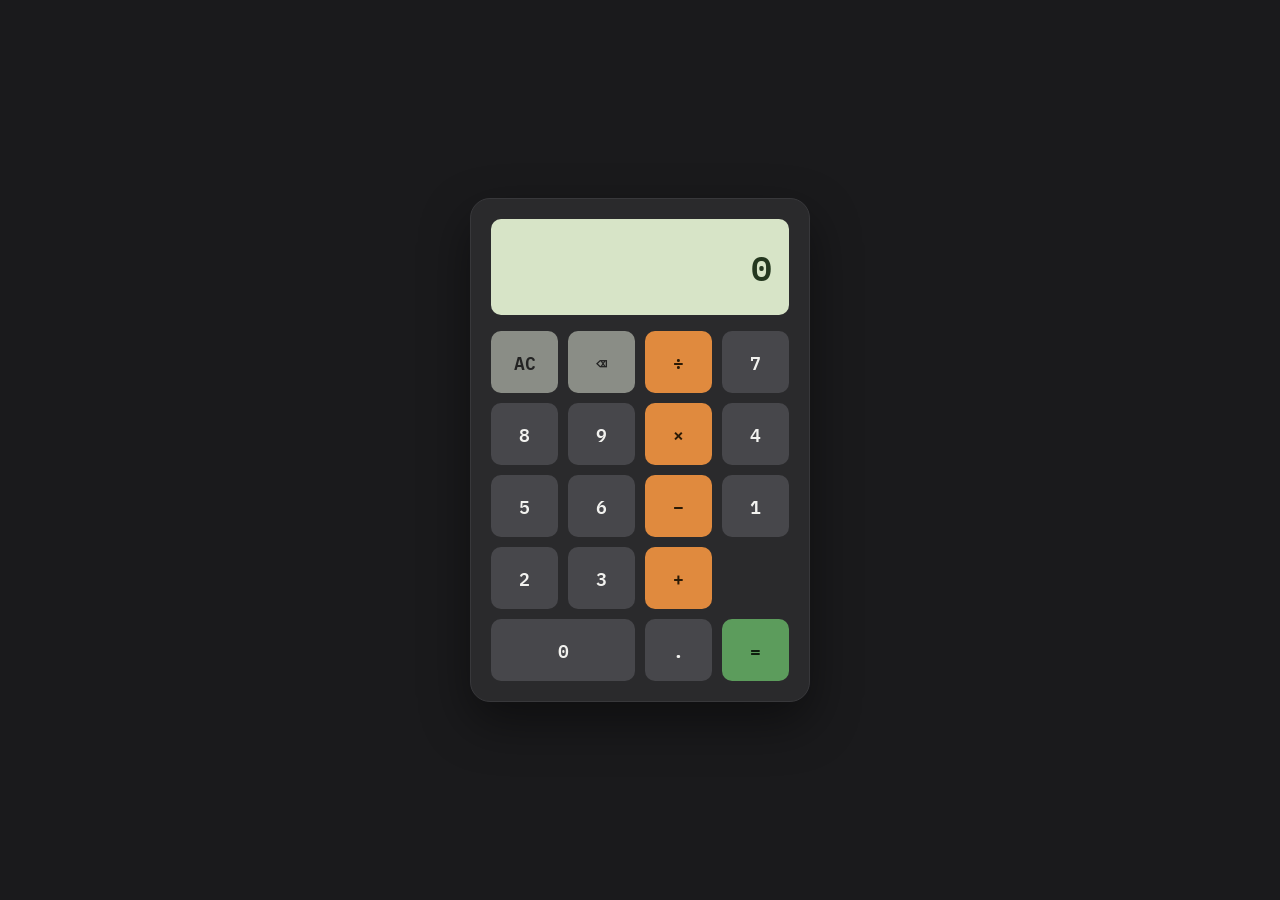
<file: index.html>
<!DOCTYPE html>
<html lang="en">

<head>
    <meta charset="UTF-8">
    <meta name="viewport" content="width=device-width, initial-scale=1.0">
    <title>Calculator</title>
    <link rel="stylesheet" href="style.css">
</head>

<body>

    <main class="calculator">
        <div class="screen" id="screen" aria-live="polite">0</div>

        <div class="keys">
            <button class="key key--function" data-action="clear">AC</button>
            <button class="key key--function" data-action="backspace">⌫</button>
            <button class="key key--operator" data-action="operator" data-operator="/">÷</button>

            <button class="key key--digit" data-action="digit" data-digit="7">7</button>
            <button class="key key--digit" data-action="digit" data-digit="8">8</button>
            <button class="key key--digit" data-action="digit" data-digit="9">9</button>
            <button class="key key--operator" data-action="operator" data-operator="*">×</button>

            <button class="key key--digit" data-action="digit" data-digit="4">4</button>
            <button class="key key--digit" data-action="digit" data-digit="5">5</button>
            <button class="key key--digit" data-action="digit" data-digit="6">6</button>
            <button class="key key--operator" data-action="operator" data-operator="-">−</button>

            <button class="key key--digit" data-action="digit" data-digit="1">1</button>
            <button class="key key--digit" data-action="digit" data-digit="2">2</button>
            <button class="key key--digit" data-action="digit" data-digit="3">3</button>
            <button class="key key--operator" data-action="operator" data-operator="+">+</button>

            <button class="key key--digit key--zero" data-action="digit" data-digit="0">0</button>
            <button class="key key--digit" id="decimalButton" data-action="decimal">.</button>
            <button class="key key--equals" data-action="equals">=</button>
        </div>
    </main>

    <script src="script.js"></script>
</body>

</html>
</file>
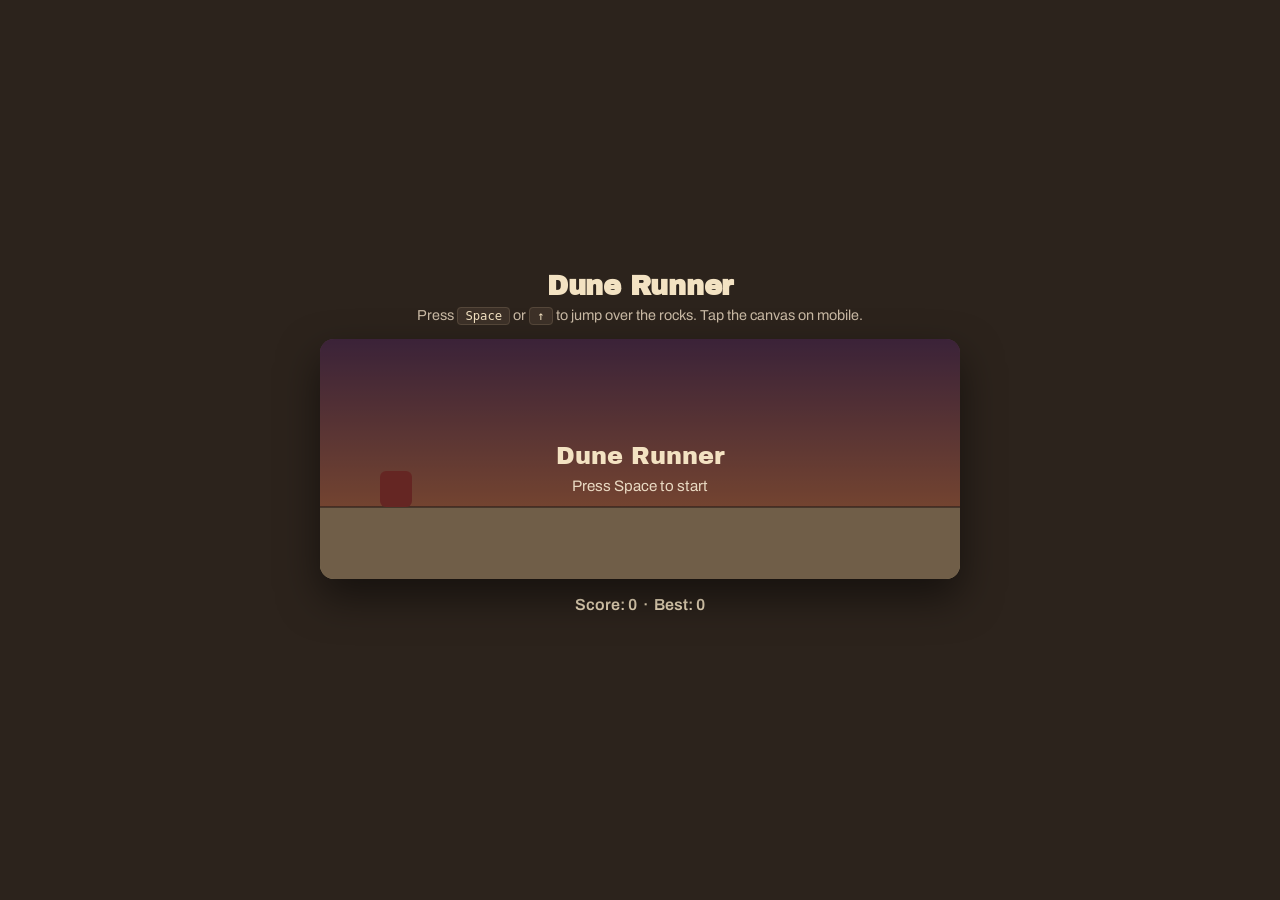
<file: main-assignment-II-(simple-jumping-game)/index.html>
<!DOCTYPE html>
<html lang="en">

<head>
    <meta charset="UTF-8">
    <meta name="viewport" content="width=device-width, initial-scale=1.0">
    <title>Dune Runner</title>
    <link rel="stylesheet" href="style.css">
</head>

<body>

    <main class="game-wrap">
        <h1>Dune Runner</h1>
        <p class="instructions">Press <kbd>Space</kbd> or <kbd>↑</kbd> to jump over the rocks. Tap the canvas on mobile.
        </p>

        <div class="stage">
            <canvas id="gameCanvas" width="640" height="240"></canvas>
            <div class="overlay" id="overlay">
                <p class="overlay__title">Dune Runner</p>
                <p class="overlay__hint">Press Space to start</p>
            </div>
        </div>

        <p class="hud">
            Score: <span id="score">0</span>
            &nbsp;·&nbsp;
            Best: <span id="bestScore">0</span>
        </p>
    </main>

    <script src="script.js"></script>
</body>

</html>
</file>
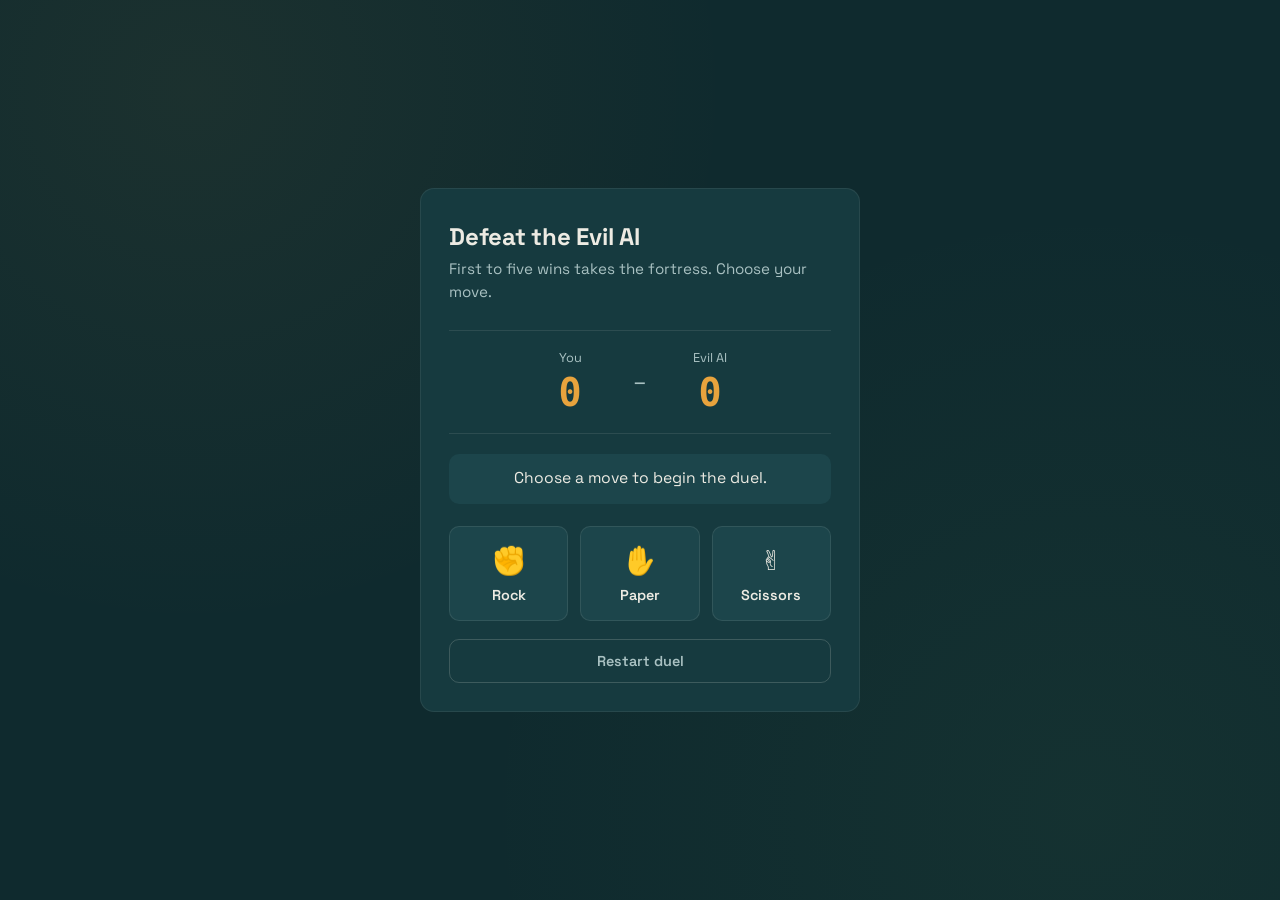
<file: warmup-assignment/index.html>
<!DOCTYPE html>
<html lang="en">

<head>
    <meta charset="UTF-8">
    <meta name="viewport" content="width=device-width, initial-scale=1.0">
    <title>Rock, Paper, Scissors — Defeat the Evil AI</title>
    <link rel="stylesheet" href="style.css">
</head>

<body>

    <main class="panel">
        <header class="panel__header">
            <h1>Defeat the Evil AI</h1>
            <p class="subtitle">First to five wins takes the fortress. Choose your move.</p>
        </header>

        <section class="scoreboard" aria-label="Score">
            <div class="score">
                <span class="score__label">You</span>
                <span class="score__value" id="playerScore">0</span>
            </div>
            <div class="score__divider">–</div>
            <div class="score">
                <span class="score__label">Evil AI</span>
                <span class="score__value" id="computerScore">0</span>
            </div>
        </section>

        <section class="result" id="result" aria-live="polite">
            Choose a move to begin the duel.
        </section>

        <section class="choices" aria-label="Choose your move">
            <button class="choice" data-choice="Rock">
                <span class="choice__icon">✊</span>
                <span class="choice__label">Rock</span>
            </button>
            <button class="choice" data-choice="Paper">
                <span class="choice__icon">✋</span>
                <span class="choice__label">Paper</span>
            </button>
            <button class="choice" data-choice="Scissors">
                <span class="choice__icon">✌️</span>
                <span class="choice__label">Scissors</span>
            </button>
        </section>

        <button class="reset" id="resetButton">Restart duel</button>
    </main>

    <script src="script.js"></script>
</body>

</html>
</file>
<file: style.css>
@import url("https://fonts.googleapis.com/css2?family=IBM+Plex+Mono:wght@500;600&family=IBM+Plex+Sans:wght@500;600&display=swap");

:root {
  --case: #2a2a2c;
  --case-edge: #38383b;
  --screen-bg: #d7e4c7;
  --screen-text: #24371f;
  --key-digit: #47474b;
  --key-digit-text: #f2f2ef;
  --key-function: #8a8d86;
  --key-function-text: #232323;
  --key-operator: #e08a3e;
  --key-operator-text: #2a1a06;
  --key-equals: #5c9c5c;
  --key-equals-text: #0f1f0f;
  --radius: 10px;
}

* {
  box-sizing: border-box;
}

body {
  margin: 0;
  min-height: 100vh;
  display: flex;
  align-items: center;
  justify-content: center;
  background: #1a1a1c;
  font-family: "IBM Plex Sans", system-ui, sans-serif;
  padding: 24px;
}

.calculator {
  width: 100%;
  max-width: 340px;
  background: var(--case);
  border: 1px solid var(--case-edge);
  border-radius: 20px;
  padding: 20px;
  box-shadow: 0 20px 50px rgba(0, 0, 0, 0.45);
}

.screen {
  background: var(--screen-bg);
  color: var(--screen-text);
  font-family: "IBM Plex Mono", ui-monospace, monospace;
  font-size: 2.2rem;
  font-weight: 600;
  text-align: right;
  padding: 22px 16px;
  border-radius: var(--radius);
  margin-bottom: 16px;
  overflow-x: auto;
  white-space: nowrap;
  letter-spacing: 0.02em;
}

.keys {
  display: grid;
  grid-template-columns: repeat(4, 1fr);
  gap: 10px;
}

.key {
  border: none;
  border-radius: var(--radius);
  padding: 16px 0;
  font-family: "IBM Plex Mono", ui-monospace, monospace;
  font-size: 1.15rem;
  font-weight: 600;
  cursor: pointer;
  transition:
    transform 0.08s ease,
    filter 0.08s ease;
}

.key:active {
  transform: translateY(1px) scale(0.98);
}

.key:focus-visible {
  outline: 2px solid #ffffff;
  outline-offset: 2px;
}

.key--digit {
  background: var(--key-digit);
  color: var(--key-digit-text);
}

.key--zero {
  grid-column: span 2;
}

.key--function {
  background: var(--key-function);
  color: var(--key-function-text);
}

.key--operator {
  background: var(--key-operator);
  color: var(--key-operator-text);
}

.key--equals {
  background: var(--key-equals);
  color: var(--key-equals-text);
}

.key:hover {
  filter: brightness(1.08);
}

.key--digit:disabled {
  opacity: 0.4;
  cursor: not-allowed;
}

.hint {
  margin: 14px 2px 2px;
  color: #a8a8ac;
  font-size: 0.78rem;
  text-align: center;
  line-height: 1.4;
}

@media (max-width: 360px) {
  .screen {
    font-size: 1.8rem;
    padding: 18px 14px;
  }
  .key {
    font-size: 1rem;
    padding: 14px 0;
  }
}
</file>
<file: main-assignment-II-(simple-jumping-game)/style.css>
@import url('https://fonts.googleapis.com/css2?family=Archivo:wght@600;700&family=Archivo+Black&display=swap');

:root {
    --sand: #f3e2c2;
    --sand-deep: #e0c58f;
    --sky-top: #6a3f6b;
    --sky-bottom: #e8895a;
    --rock: #4a3728;
    --ink: #2c231c;
    --accent: #c9483c;
}

* {
    box-sizing: border-box;
}

body {
    margin: 0;
    min-height: 100vh;
    display: flex;
    align-items: center;
    justify-content: center;
    background: var(--ink);
    font-family: 'Archivo', system-ui, sans-serif;
    padding: 24px;
}

.game-wrap {
    width: 100%;
    max-width: 680px;
    text-align: center;
}

h1 {
    font-family: 'Archivo Black', 'Archivo', sans-serif;
    font-size: 1.7rem;
    color: var(--sand);
    margin: 0 0 6px;
    letter-spacing: -0.01em;
}

.instructions {
    color: #c9b9a4;
    font-size: 0.9rem;
    margin: 0 0 16px;
}

kbd {
    background: #3d3128;
    color: var(--sand);
    border-radius: 4px;
    padding: 1px 7px;
    font-size: 0.85em;
    border: 1px solid #55473a;
}

.stage {
    position: relative;
    display: inline-block;
    border-radius: 14px;
    overflow: hidden;
    box-shadow: 0 18px 40px rgba(0, 0, 0, 0.5);
    line-height: 0;
}

canvas {
    display: block;
    width: 100%;
    max-width: 640px;
    height: auto;
    background: linear-gradient(var(--sky-top), var(--sky-bottom) 70%, var(--sand-deep) 70%);
    cursor: pointer;
}

.overlay {
    position: absolute;
    inset: 0;
    display: flex;
    flex-direction: column;
    align-items: center;
    justify-content: center;
    gap: 6px;
    background: rgba(20, 12, 16, 0.55);
    color: var(--sand);
    text-align: center;
    padding: 20px;
}

.overlay.hidden {
    display: none;
}

.overlay__title {
    font-family: 'Archivo Black', sans-serif;
    font-size: 1.5rem;
}

.overlay__hint {
    margin: 0;
    font-size: 0.95rem;
    color: #e9d9c2;
}

.hud {
    margin-top: 14px;
    color: var(--sand);
    font-weight: 600;
    font-variant-numeric: tabular-nums;
}
</file>
<file: warmup-assignment/style.css>
@import url('https://fonts.googleapis.com/css2?family=Space+Grotesk:wght@500;600;700&display=swap');

:root {
    --bg: #0f2a2e;
    --surface: #163a3f;
    --surface-raised: #1c454b;
    --text: #edebe3;
    --text-muted: #a9c1c2;
    --amber: #e8a33d;
    --win: #7fbf6a;
    --lose: #d9634a;
    --tie: #8fa6a8;
    --radius: 10px;
}

* {
    box-sizing: border-box;
}

body {
    margin: 0;
    min-height: 100vh;
    display: flex;
    align-items: center;
    justify-content: center;
    background: var(--bg);
    background-image:
        radial-gradient(circle at 15% 10%, rgba(232, 163, 61, 0.06), transparent 40%),
        radial-gradient(circle at 85% 90%, rgba(127, 191, 106, 0.05), transparent 45%);
    color: var(--text);
    font-family: 'Space Grotesk', system-ui, sans-serif;
    padding: 24px;
}

.panel {
    width: 100%;
    max-width: 440px;
    background: var(--surface);
    border: 1px solid rgba(237, 235, 227, 0.08);
    border-radius: 14px;
    padding: 32px 28px 28px;
}

.panel__header h1 {
    margin: 0 0 6px;
    font-size: 1.5rem;
    font-weight: 700;
    letter-spacing: -0.01em;
}

.subtitle {
    margin: 0 0 26px;
    color: var(--text-muted);
    font-size: 0.95rem;
    line-height: 1.5;
}

.scoreboard {
    display: flex;
    align-items: center;
    justify-content: center;
    gap: 18px;
    padding: 18px 0;
    border-top: 1px solid rgba(237, 235, 227, 0.1);
    border-bottom: 1px solid rgba(237, 235, 227, 0.1);
    margin-bottom: 20px;
}

.score {
    display: flex;
    flex-direction: column;
    align-items: center;
    gap: 4px;
    min-width: 90px;
}

.score__label {
    font-size: 0.8rem;
    color: var(--text-muted);
}

.score__value {
    font-family: ui-monospace, 'SF Mono', Menlo, monospace;
    font-size: 2.4rem;
    font-weight: 600;
    font-variant-numeric: tabular-nums;
    color: var(--amber);
}

.score__divider {
    font-size: 1.4rem;
    color: var(--text-muted);
}

.result {
    min-height: 3.2em;
    display: flex;
    align-items: center;
    justify-content: center;
    text-align: center;
    padding: 12px 14px;
    border-radius: var(--radius);
    background: var(--surface-raised);
    color: var(--text);
    font-size: 0.98rem;
    line-height: 1.5;
    margin-bottom: 22px;
    transition: background-color 0.2s ease;
}

.result--win {
    background: rgba(127, 191, 106, 0.18);
}

.result--lose {
    background: rgba(217, 99, 74, 0.18);
}

.result--tie {
    background: rgba(143, 166, 168, 0.18);
}

.choices {
    display: grid;
    grid-template-columns: repeat(3, 1fr);
    gap: 12px;
    margin-bottom: 18px;
}

.choice {
    display: flex;
    flex-direction: column;
    align-items: center;
    gap: 8px;
    padding: 16px 8px;
    background: var(--surface-raised);
    border: 1px solid rgba(237, 235, 227, 0.1);
    border-radius: var(--radius);
    color: var(--text);
    font-family: inherit;
    font-size: 0.9rem;
    font-weight: 600;
    cursor: pointer;
    transition: transform 0.12s ease, border-color 0.12s ease, background-color 0.12s ease;
}

.choice__icon {
    font-size: 1.7rem;
}

.choice:hover:not(:disabled) {
    border-color: var(--amber);
    transform: translateY(-2px);
}

.choice:focus-visible {
    outline: 2px solid var(--amber);
    outline-offset: 2px;
}

.choice:disabled {
    opacity: 0.4;
    cursor: not-allowed;
}

.reset {
    width: 100%;
    padding: 12px;
    background: transparent;
    border: 1px solid rgba(237, 235, 227, 0.18);
    border-radius: var(--radius);
    color: var(--text-muted);
    font-family: inherit;
    font-size: 0.9rem;
    font-weight: 600;
    cursor: pointer;
    transition: border-color 0.12s ease, color 0.12s ease;
}

.reset:hover {
    border-color: var(--amber);
    color: var(--amber);
}

.reset:focus-visible {
    outline: 2px solid var(--amber);
    outline-offset: 2px;
}

@media (max-width: 380px) {
    .choice__label {
        font-size: 0.8rem;
    }

    .score__value {
        font-size: 1.9rem;
    }
}
</file>
